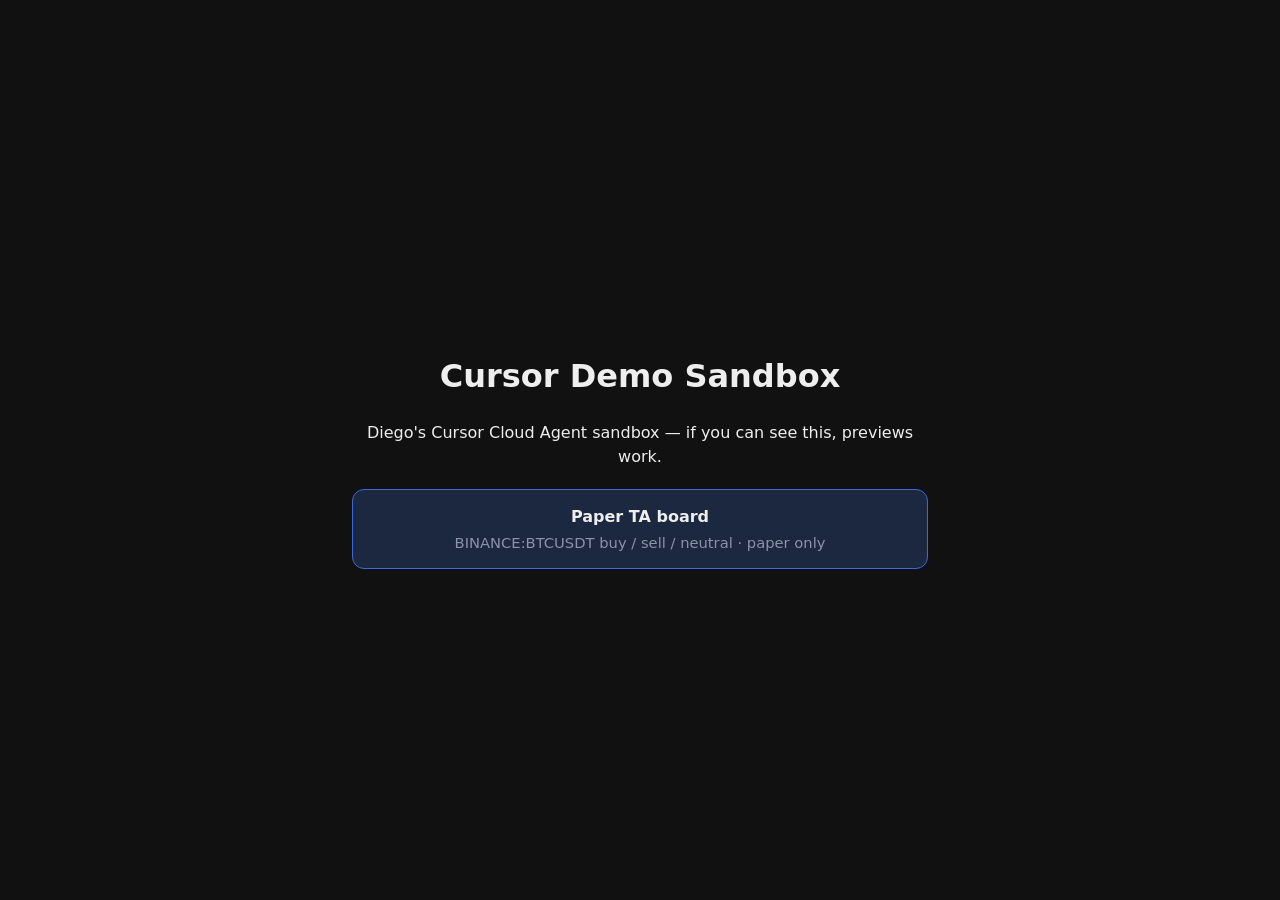
<file: index.html>
<!DOCTYPE html>
<html lang="en">
<head>
  <meta charset="utf-8">
  <meta name="viewport" content="width=device-width, initial-scale=1">
  <title>Cursor Demo Sandbox</title>
  <style>
    :root {
      color-scheme: dark light;
    }
    body {
      margin: 0;
      min-height: 100vh;
      display: grid;
      place-items: center;
      font-family: system-ui, -apple-system, sans-serif;
      line-height: 1.5;
      background: #111;
      color: #eee;
    }
    main {
      max-width: 36rem;
      padding: 1.5rem;
      text-align: center;
    }
    a.demo {
      display: block;
      margin-top: 1.25rem;
      padding: 0.9rem 1rem;
      border-radius: 0.75rem;
      background: #1c2740;
      color: inherit;
      text-decoration: none;
      border: 1px solid #3d6ad6;
    }
    a.demo strong { display: block; }
    a.demo span {
      display: block;
      margin-top: 0.2rem;
      color: #8b93a7;
      font-size: 0.92rem;
    }
  </style>
</head>
<body>
  <main>
    <h1>Cursor Demo Sandbox</h1>
    <p>Diego's Cursor Cloud Agent sandbox — if you can see this, previews work.</p>
    <a class="demo" href="/ta/">
      <strong>Paper TA board</strong>
      <span>BINANCE:BTCUSDT buy / sell / neutral · paper only</span>
    </a>
  </main>
</body>
</html>
</file>
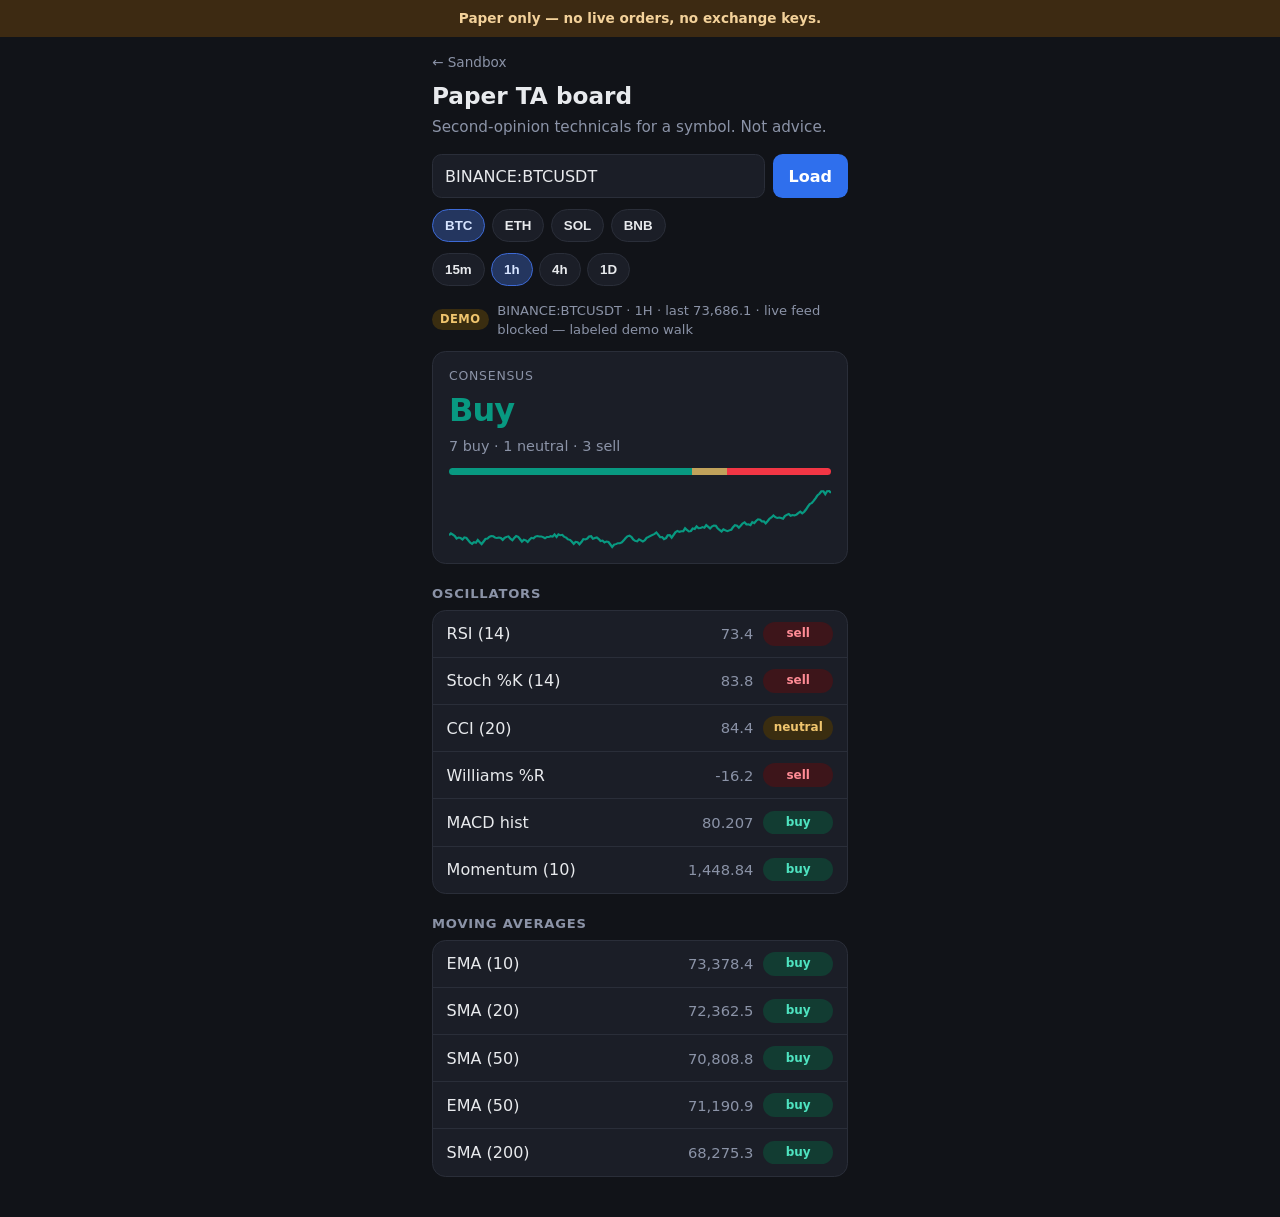
<file: ta/index.html>
<!DOCTYPE html>
<html lang="en">
<head>
  <meta charset="utf-8">
  <meta name="viewport" content="width=device-width, initial-scale=1, viewport-fit=cover">
  <title>Paper TA · BINANCE:BTCUSDT</title>
  <link rel="stylesheet" href="./styles.css">
</head>
<body>
  <header class="paper-banner" role="status">
    Paper only — no live orders, no exchange keys.
  </header>

  <main>
    <p class="eyebrow"><a href="../">← Sandbox</a></p>
    <h1>Paper TA board</h1>
    <p class="lede">Second-opinion technicals for a symbol. Not advice.</p>

    <form id="symbol-form" class="symbol-bar" autocomplete="off">
      <label class="sr-only" for="symbol">Symbol</label>
      <input id="symbol" name="symbol" type="text" inputmode="text" spellcheck="false" autocapitalize="characters" value="BINANCE:BTCUSDT">
      <button type="submit">Load</button>
    </form>

    <div class="chips" id="chips">
      <button type="button" data-symbol="BINANCE:BTCUSDT">BTC</button>
      <button type="button" data-symbol="BINANCE:ETHUSDT">ETH</button>
      <button type="button" data-symbol="BINANCE:SOLUSDT">SOL</button>
      <button type="button" data-symbol="BINANCE:BNBUSDT">BNB</button>
    </div>

    <div class="intervals" id="intervals" role="tablist" aria-label="Interval">
      <button type="button" data-interval="15m">15m</button>
      <button type="button" data-interval="1h" class="is-on">1h</button>
      <button type="button" data-interval="4h">4h</button>
      <button type="button" data-interval="1d">1D</button>
    </div>

    <section class="status-row" aria-live="polite">
      <span id="data-badge" class="badge badge-wait">Loading</span>
      <span id="meta" class="meta">Fetching public candles…</span>
    </section>

    <section class="consensus" id="consensus">
      <p class="consensus-kicker">Consensus</p>
      <p class="consensus-call" id="call">—</p>
      <p class="consensus-counts" id="counts">—</p>
      <div class="bar" aria-hidden="true">
        <span id="bar-buy"></span>
        <span id="bar-neu"></span>
        <span id="bar-sell"></span>
      </div>
      <svg id="spark" class="spark" viewBox="0 0 320 64" preserveAspectRatio="none" role="img" aria-label="Close price sparkline"></svg>
    </section>

    <section>
      <h2>Oscillators</h2>
      <ul class="rows" id="osc-rows"></ul>
    </section>

    <section>
      <h2>Moving averages</h2>
      <ul class="rows" id="ma-rows"></ul>
    </section>
  </main>

  <script src="./app.js"></script>
</body>
</html>
</file>
<file: ta/styles.css>
:root {
  color-scheme: dark;
  --bg: #111318;
  --card: #1b1e27;
  --line: #2a2e39;
  --text: #e8eaed;
  --muted: #8b93a7;
  --buy: #089981;
  --sell: #f23645;
  --neu: #c1a25b;
  --paper: #3d2a12;
  --paper-text: #f3d19a;
}

* { box-sizing: border-box; }

html, body {
  margin: 0;
  background: var(--bg);
  color: var(--text);
  font-family: system-ui, -apple-system, sans-serif;
  line-height: 1.45;
}

.sr-only {
  position: absolute;
  width: 1px;
  height: 1px;
  padding: 0;
  margin: -1px;
  overflow: hidden;
  clip: rect(0, 0, 0, 0);
  border: 0;
}

.paper-banner {
  position: sticky;
  top: 0;
  z-index: 2;
  margin: 0;
  padding: 0.55rem 1rem;
  padding-top: calc(0.55rem + env(safe-area-inset-top));
  background: var(--paper);
  color: var(--paper-text);
  font-size: 0.85rem;
  font-weight: 650;
  text-align: center;
}

main {
  max-width: 28rem;
  margin: 0 auto;
  padding: 1rem 1rem 2.5rem;
}

.eyebrow {
  margin: 0 0 0.35rem;
  font-size: 0.85rem;
}

.eyebrow a {
  color: var(--muted);
  text-decoration: none;
}

.eyebrow a:hover { color: var(--text); }

h1 {
  margin: 0;
  font-size: 1.45rem;
}

.lede {
  margin: 0.25rem 0 1rem;
  color: var(--muted);
  font-size: 0.95rem;
}

.symbol-bar {
  display: flex;
  gap: 0.5rem;
}

.symbol-bar input,
.symbol-bar button {
  min-height: 2.75rem;
  border-radius: 0.6rem;
  font: inherit;
}

.symbol-bar input {
  flex: 1;
  min-width: 0;
  padding: 0 0.75rem;
  border: 1px solid var(--line);
  background: var(--card);
  color: var(--text);
}

.symbol-bar button,
.chips button,
.intervals button {
  border: 0;
  background: #2f6fed;
  color: #fff;
  font-weight: 650;
  cursor: pointer;
}

.symbol-bar button {
  padding: 0 1rem;
}

.chips,
.intervals {
  display: flex;
  flex-wrap: wrap;
  gap: 0.4rem;
  margin-top: 0.65rem;
}

.chips button,
.intervals button {
  min-height: 2.1rem;
  padding: 0 0.75rem;
  border-radius: 999px;
  background: var(--card);
  color: var(--text);
  border: 1px solid var(--line);
}

.chips button.is-on,
.intervals button.is-on {
  background: #24365f;
  border-color: #3d6ad6;
  color: #d6e4ff;
}

.status-row {
  display: flex;
  align-items: center;
  gap: 0.55rem;
  margin: 0.9rem 0 0.75rem;
}

.badge {
  display: inline-block;
  padding: 0.15rem 0.5rem;
  border-radius: 999px;
  font-size: 0.72rem;
  font-weight: 750;
  letter-spacing: 0.04em;
  text-transform: uppercase;
}

.badge-live { background: #123c32; color: #4ee3c0; }
.badge-demo { background: #3a2d10; color: #f0c56e; }
.badge-wait { background: #2a2e39; color: var(--muted); }

.meta {
  color: var(--muted);
  font-size: 0.82rem;
}

.consensus {
  background: var(--card);
  border: 1px solid var(--line);
  border-radius: 0.85rem;
  padding: 0.95rem 1rem 0.7rem;
}

.consensus-kicker {
  margin: 0;
  color: var(--muted);
  font-size: 0.78rem;
  text-transform: uppercase;
  letter-spacing: 0.06em;
}

.consensus-call {
  margin: 0.15rem 0 0;
  font-size: 2rem;
  font-weight: 800;
  letter-spacing: -0.03em;
}

.consensus.is-buy .consensus-call { color: var(--buy); }
.consensus.is-sell .consensus-call { color: var(--sell); }
.consensus.is-neutral .consensus-call { color: var(--neu); }

.consensus-counts {
  margin: 0.15rem 0 0.7rem;
  color: var(--muted);
  font-size: 0.9rem;
}

.bar {
  display: flex;
  height: 0.45rem;
  overflow: hidden;
  border-radius: 999px;
  background: #111;
}

.bar span { display: block; min-width: 0; }
#bar-buy { background: var(--buy); }
#bar-neu { background: var(--neu); }
#bar-sell { background: var(--sell); }

.spark {
  display: block;
  width: 100%;
  height: 4rem;
  margin-top: 0.75rem;
}

h2 {
  margin: 1.25rem 0 0.45rem;
  font-size: 0.82rem;
  color: var(--muted);
  text-transform: uppercase;
  letter-spacing: 0.06em;
}

.rows {
  list-style: none;
  margin: 0;
  padding: 0;
  border: 1px solid var(--line);
  border-radius: 0.85rem;
  overflow: hidden;
  background: var(--card);
}

.rows li {
  display: grid;
  grid-template-columns: 1fr auto auto;
  gap: 0.6rem;
  align-items: center;
  padding: 0.7rem 0.85rem;
  border-top: 1px solid var(--line);
  font-variant-numeric: tabular-nums;
}

.rows li:first-child { border-top: 0; }

.rows .name { color: var(--text); }
.rows .val { color: var(--muted); font-size: 0.92rem; }
.rows .sig {
  min-width: 4.4rem;
  text-align: center;
  font-size: 0.75rem;
  font-weight: 750;
  padding: 0.2rem 0.45rem;
  border-radius: 999px;
}

.sig-buy { background: #123c32; color: #4ee3c0; }
.sig-sell { background: #3d151a; color: #ff8b95; }
.sig-neutral { background: #3a2d10; color: #f0c56e; }
</file>
